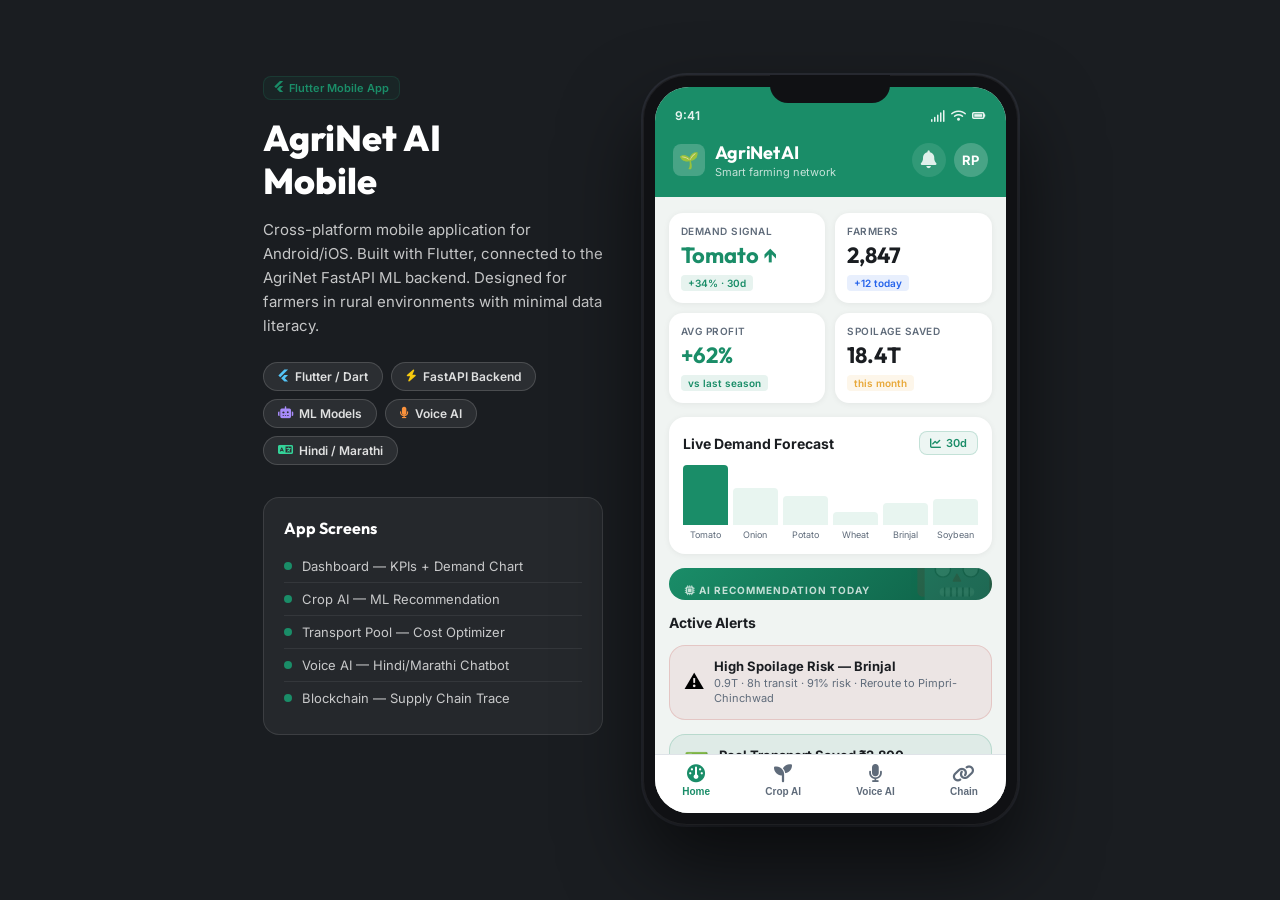
<file: mobile_app.html>
<!DOCTYPE html>
<html lang="en">
<head>
  <meta charset="UTF-8">
  <meta name="viewport" content="width=device-width, initial-scale=1.0">
  <title>AgriNet AI — Mobile App</title>
  <meta name="description" content="AgriNet AI Flutter mobile app UI for Indian farmers">
  <link rel="preconnect" href="https://fonts.googleapis.com">
  <link href="https://fonts.googleapis.com/css2?family=Inter:wght@400;500;600;700&family=Outfit:wght@600;700;800&display=swap" rel="stylesheet">
  <link rel="stylesheet" href="https://cdnjs.cloudflare.com/ajax/libs/font-awesome/6.4.0/css/all.min.css">
  <style>
    :root{
      --green:#1A8D68;--green-dark:#0E5F46;--green-light:#E8F5F0;
      --warn:#E8A838;--danger:#C14646;--info:#2563EB;
      --bg:#F0F4F2;--card:#fff;--text:#1A1D21;--sec:#5F6B7A;
      --border:#DFE3E8;--radius:16px;
    }
    *{box-sizing:border-box;margin:0;padding:0}
    body{font-family:'Inter',sans-serif;background:#1A1D21;min-height:100vh;
      display:flex;align-items:center;justify-content:center;padding:20px;}
    h1,h2,h3,.brand{font-family:'Outfit',sans-serif}

    /* === Device Frame === */
    .device-wrap{position:relative;display:flex;align-items:flex-start;gap:40px;flex-wrap:wrap;justify-content:center}
    .device{
      width:375px;height:750px;background:#101114;border-radius:44px;
      padding:12px;box-shadow:0 40px 80px rgba(0,0,0,0.6),0 0 0 2px #2a2d35,inset 0 0 0 1px rgba(255,255,255,0.06);
      position:relative;flex-shrink:0;
    }
    .notch{
      position:absolute;top:0;left:50%;transform:translateX(-50%);
      width:120px;height:28px;background:#101114;border-radius:0 0 18px 18px;z-index:10;
    }
    .screen{
      width:100%;height:100%;border-radius:34px;overflow:hidden;
      background:var(--bg);display:flex;flex-direction:column;position:relative;
    }

    /* === Status Bar === */
    .status-bar{
      height:44px;background:var(--green);display:flex;align-items:flex-end;
      justify-content:space-between;padding:0 20px 8px;flex-shrink:0;padding-top:28px;
    }
    .status-bar span{color:rgba(255,255,255,0.9);font-size:12px;font-weight:600}

    /* === App Bar === */
    .app-bar{
      background:var(--green);padding:10px 18px 18px;
      display:flex;align-items:center;justify-content:space-between;flex-shrink:0;
    }
    .app-bar .logo-row{display:flex;align-items:center;gap:10px}
    .app-bar .app-icon{width:32px;height:32px;background:rgba(255,255,255,0.2);
      border-radius:8px;display:flex;align-items:center;justify-content:center;font-size:16px}
    .app-bar .brand{color:white;font-size:18px;font-weight:700;letter-spacing:-0.3px}
    .app-bar .tagline{color:rgba(255,255,255,0.75);font-size:11px;margin-top:1px}
    .app-bar .avatar{width:34px;height:34px;border-radius:50%;background:rgba(255,255,255,0.2);
      color:white;font-size:13px;font-weight:700;display:flex;align-items:center;justify-content:center}
    .app-bar .bell-btn{color:rgba(255,255,255,0.85);font-size:18px;cursor:pointer;
      width:34px;height:34px;border-radius:50%;background:rgba(255,255,255,0.1);
      display:flex;align-items:center;justify-content:center;border:none}

    /* === Scroll Content === */
    .scroll-body{flex:1;overflow-y:auto;overflow-x:hidden;padding:16px 14px;
      display:flex;flex-direction:column;gap:14px;scrollbar-width:none}
    .scroll-body::-webkit-scrollbar{display:none}

    /* === KPI Row === */
    .kpi-row{display:grid;grid-template-columns:1fr 1fr;gap:10px}
    .kpi{background:var(--card);border-radius:14px;padding:12px;
      box-shadow:0 1px 6px rgba(0,0,0,0.06)}
    .kpi .kpi-label{font-size:10px;color:var(--sec);font-weight:600;text-transform:uppercase;letter-spacing:0.5px}
    .kpi .kpi-val{font-size:22px;font-family:'Outfit',sans-serif;font-weight:700;color:var(--text);margin:4px 0 2px}
    .kpi .kpi-badge{font-size:10px;font-weight:600;padding:2px 7px;border-radius:4px;display:inline-block}
    .badge-green{background:rgba(26,141,104,0.1);color:var(--green)}
    .badge-blue{background:rgba(37,99,235,0.1);color:var(--info)}
    .badge-warn{background:rgba(232,168,56,0.1);color:var(--warn)}

    /* === Section Header === */
    .sec-header{display:flex;align-items:center;justify-content:space-between}
    .sec-title{font-size:14px;font-weight:700;color:var(--text)}
    .sec-more{font-size:12px;color:var(--green);font-weight:600;cursor:pointer;border:none;background:none}

    /* === Crop Cards Scroll === */
    .h-scroll{display:flex;gap:10px;overflow-x:auto;scrollbar-width:none;padding-bottom:4px}
    .h-scroll::-webkit-scrollbar{display:none}
    .crop-card{
      min-width:130px;background:var(--card);border-radius:14px;padding:12px;
      box-shadow:0 1px 6px rgba(0,0,0,0.06);cursor:pointer;flex-shrink:0;
      border:1.5px solid transparent;transition:border-color 0.2s;
    }
    .crop-card:hover{border-color:var(--green)}
    .crop-card.active{border-color:var(--green);background:var(--green-light)}
    .crop-icon{font-size:24px;margin-bottom:6px}
    .crop-name{font-size:13px;font-weight:700;color:var(--text)}
    .crop-price{font-size:12px;color:var(--green);font-weight:600;margin-top:2px}
    .crop-trend{font-size:11px;color:var(--sec)}

    /* === AI Recommendation Box === */
    .ai-box{
      background:linear-gradient(135deg,var(--green),var(--green-dark));
      border-radius:var(--radius);padding:16px;color:white;position:relative;overflow:hidden;
    }
    .ai-box::before{
      content:'🤖';position:absolute;right:-10px;bottom:-10px;font-size:72px;opacity:0.12;
    }
    .ai-box .ai-label{font-size:10px;font-weight:700;text-transform:uppercase;letter-spacing:1px;opacity:0.75}
    .ai-box .ai-crop{font-size:22px;font-family:'Outfit',sans-serif;font-weight:800;margin:4px 0}
    .ai-box .ai-profit{font-size:13px;opacity:0.9}
    .ai-box .ai-conf{
      display:inline-flex;align-items:center;gap:5px;margin-top:10px;
      background:rgba(255,255,255,0.15);border-radius:20px;padding:4px 12px;font-size:12px;font-weight:600
    }
    .ai-box .ai-btn{
      margin-top:14px;background:white;color:var(--green);border:none;border-radius:10px;
      padding:9px 16px;font-size:13px;font-weight:700;cursor:pointer;
      display:flex;align-items:center;gap:6px;font-family:'Inter',sans-serif;
    }

    /* === Demand Mini Chart === */
    .mini-chart-box{background:var(--card);border-radius:var(--radius);padding:14px;box-shadow:0 1px 6px rgba(0,0,0,0.06)}
    .chart-bars{display:flex;align-items:flex-end;gap:5px;height:60px;margin-top:10px}
    .chart-bar{flex:1;background:var(--green-light);border-radius:4px 4px 0 0;transition:height 0.8s cubic-bezier(0.23,1,0.32,1)}
    .chart-bar.active{background:var(--green)}
    .chart-labels{display:flex;gap:5px;margin-top:4px}
    .chart-label{flex:1;font-size:9px;color:var(--sec);text-align:center}

    /* === Alert Box === */
    .alert-card{
      border-radius:var(--radius);padding:12px 14px;
      display:flex;align-items:center;gap:10px;
    }
    .alert-card.danger{background:rgba(193,70,70,0.08);border:1px solid rgba(193,70,70,0.2)}
    .alert-card.warn{background:rgba(232,168,56,0.08);border:1px solid rgba(232,168,56,0.2)}
    .alert-card.success{background:rgba(26,141,104,0.08);border:1px solid rgba(26,141,104,0.2)}
    .alert-icon{font-size:20px;flex-shrink:0}
    .alert-title{font-size:13px;font-weight:700;color:var(--text)}
    .alert-body{font-size:11px;color:var(--sec);margin-top:2px;line-height:1.4}

    /* === Voice Widget === */
    .voice-widget{
      background:linear-gradient(135deg,#1E1B4B,#312E81);
      border-radius:var(--radius);padding:16px;text-align:center;color:white;
    }
    .mic-ring{
      width:64px;height:64px;border-radius:50%;background:rgba(255,255,255,0.1);
      display:flex;align-items:center;justify-content:center;font-size:26px;
      margin:0 auto 10px;border:2px solid rgba(255,255,255,0.2);cursor:pointer;
      transition:all 0.2s;animation:micPulse 2s ease-in-out infinite;
    }
    @keyframes micPulse{0%,100%{box-shadow:0 0 0 0 rgba(255,255,255,0.2)}50%{box-shadow:0 0 0 12px rgba(255,255,255,0)}}
    .voice-title{font-size:14px;font-weight:700}
    .voice-sub{font-size:11px;opacity:0.7;margin-top:3px}
    .voice-bubble{
      margin-top:12px;background:rgba(255,255,255,0.1);border-radius:10px;padding:8px 12px;
      font-size:12px;text-align:left;line-height:1.5;
    }

    /* === Bottom Nav === */
    .bottom-nav{
      background:var(--card);border-top:1px solid var(--border);
      display:flex;justify-content:space-around;padding:10px 0 16px;flex-shrink:0;
    }
    .nav-item{display:flex;flex-direction:column;align-items:center;gap:3px;cursor:pointer;
      color:var(--sec);font-size:10px;font-weight:600;transition:color 0.15s;border:none;background:none;padding:0 10px}
    .nav-item.active{color:var(--green)}
    .nav-item i{font-size:18px}

    /* === Screens === */
    .screen-content{display:none}
    .screen-content.active{display:flex;flex-direction:column;flex:1;overflow:hidden}

    /* === Crop AI Screen === */
    .form-box{background:var(--card);border-radius:var(--radius);padding:14px;box-shadow:0 1px 6px rgba(0,0,0,0.06)}
    .f-label{font-size:11px;color:var(--sec);font-weight:600;margin-bottom:5px;text-transform:uppercase;letter-spacing:0.5px}
    .f-select{
      width:100%;padding:10px 12px;border:1.5px solid var(--border);border-radius:10px;
      background:var(--bg);color:var(--text);font-size:13px;font-family:'Inter',sans-serif;outline:none;
      margin-bottom:10px;appearance:none;
    }
    .f-select:focus{border-color:var(--green)}
    .run-btn{
      width:100%;background:var(--green);color:white;border:none;border-radius:12px;
      padding:13px;font-size:14px;font-weight:700;cursor:pointer;display:flex;
      align-items:center;justify-content:center;gap:8px;font-family:'Inter',sans-serif;
      box-shadow:0 4px 14px rgba(26,141,104,0.35);transition:all 0.2s;margin-top:4px;
    }
    .run-btn:disabled{opacity:0.6;cursor:not-allowed}
    .run-btn:hover:not(:disabled){background:var(--green-dark);box-shadow:0 6px 18px rgba(26,141,104,0.45)}
    .result-list{display:flex;flex-direction:column;gap:8px;margin-top:12px}
    .result-item{
      background:var(--card);border-radius:12px;padding:12px;
      display:flex;align-items:center;gap:10px;box-shadow:0 1px 6px rgba(0,0,0,0.06);
      border:1.5px solid transparent;
    }
    .result-item.top{border-color:var(--green);background:var(--green-light)}
    .result-rank{width:28px;height:28px;border-radius:8px;background:var(--green-light);
      color:var(--green);font-size:12px;font-weight:700;display:flex;align-items:center;justify-content:center;flex-shrink:0}
    .result-item.top .result-rank{background:var(--green);color:white}
    .result-crop-name{font-size:13px;font-weight:700;color:var(--text)}
    .result-profit{font-size:12px;color:var(--green);font-weight:600}
    .result-score{margin-left:auto;font-size:20px;font-family:'Outfit',sans-serif;font-weight:700;color:var(--green)}
    .conf-bar{height:4px;background:var(--border);border-radius:2px;margin-top:4px;overflow:hidden}
    .conf-fill{height:100%;background:var(--green);border-radius:2px;transition:width 0.8s}

    /* === Spinner === */
    @keyframes spin{to{transform:rotate(360deg)}}
    .fa-spin{animation:spin 0.8s linear infinite}

    /* === Panel labels === */
    .panel-label{
      background:rgba(26,141,104,0.08);border:1px solid rgba(26,141,104,0.2);
      border-radius:8px;padding:4px 10px;font-size:11px;color:var(--green);font-weight:600;
      display:inline-flex;align-items:center;gap:5px;
    }

    /* === Side Info === */
    .side-info{color:white;max-width:340px}
    .side-info h1{font-size:36px;font-weight:800;line-height:1.2;margin-bottom:16px}
    .side-info p{font-size:15px;opacity:0.75;line-height:1.6;margin-bottom:24px}
    .tech-tags{display:flex;flex-wrap:wrap;gap:8px}
    .tech-tag{
      background:rgba(255,255,255,0.08);border:1px solid rgba(255,255,255,0.15);
      border-radius:20px;padding:6px 14px;font-size:12px;font-weight:600;
      color:rgba(255,255,255,0.85);display:flex;align-items:center;gap:6px;
    }
    .screens-note{
      margin-top:32px;background:rgba(255,255,255,0.05);border:1px solid rgba(255,255,255,0.1);
      border-radius:16px;padding:20px;
    }
    .screens-note h3{font-size:16px;font-weight:700;color:white;margin-bottom:12px}
    .screen-item{display:flex;align-items:center;gap:10px;padding:8px 0;border-bottom:1px solid rgba(255,255,255,0.07)}
    .screen-item:last-child{border-bottom:none}
    .screen-dot{width:8px;height:8px;border-radius:50%;background:var(--green);flex-shrink:0}
    .screen-item span{font-size:13px;color:rgba(255,255,255,0.75)}
  </style>
</head>
<body>

<div class="device-wrap">
  <!-- Left: Info Panel -->
  <div class="side-info">
    <div class="panel-label"><i class="fa-brands fa-flutter"></i> Flutter Mobile App</div>
    <h1 style="margin-top:16px">AgriNet AI<br>Mobile</h1>
    <p>Cross-platform mobile application for Android/iOS. Built with Flutter, connected to the AgriNet FastAPI ML backend. Designed for farmers in rural environments with minimal data literacy.</p>
    <div class="tech-tags">
      <div class="tech-tag"><i class="fa-brands fa-flutter" style="color:#54C5F8"></i> Flutter / Dart</div>
      <div class="tech-tag"><i class="fa-solid fa-bolt" style="color:#F6C90E"></i> FastAPI Backend</div>
      <div class="tech-tag"><i class="fa-solid fa-robot" style="color:#A78BFA"></i> ML Models</div>
      <div class="tech-tag"><i class="fa-solid fa-microphone" style="color:#FB923C"></i> Voice AI</div>
      <div class="tech-tag"><i class="fa-solid fa-language" style="color:#34D399"></i> Hindi / Marathi</div>
    </div>
    <div class="screens-note">
      <h3>App Screens</h3>
      <div class="screen-item"><div class="screen-dot"></div><span>Dashboard — KPIs + Demand Chart</span></div>
      <div class="screen-item"><div class="screen-dot"></div><span>Crop AI — ML Recommendation</span></div>
      <div class="screen-item"><div class="screen-dot"></div><span>Transport Pool — Cost Optimizer</span></div>
      <div class="screen-item"><div class="screen-dot"></div><span>Voice AI — Hindi/Marathi Chatbot</span></div>
      <div class="screen-item"><div class="screen-dot"></div><span>Blockchain — Supply Chain Trace</span></div>
    </div>
  </div>

  <!-- Right: Device Frame -->
  <div class="device">
    <div class="notch"></div>
    <div class="screen">

      <!-- Status Bar -->
      <div class="status-bar">
        <span>9:41</span>
        <span><i class="fa-solid fa-signal"></i> &nbsp;<i class="fa-solid fa-wifi"></i> &nbsp;<i class="fa-solid fa-battery-full"></i></span>
      </div>

      <!-- App Bar -->
      <div class="app-bar">
        <div class="logo-row">
          <div class="app-icon">🌱</div>
          <div>
            <div class="brand">AgriNet AI</div>
            <div class="tagline">Smart farming network</div>
          </div>
        </div>
        <div style="display:flex;gap:8px">
          <button class="bell-btn"><i class="fa-solid fa-bell"></i></button>
          <div class="avatar">RP</div>
        </div>
      </div>

      <!-- Screen: Dashboard -->
      <div class="screen-content active" id="sc-dashboard">
        <div class="scroll-body">
          <!-- KPIs -->
          <div class="kpi-row">
            <div class="kpi">
              <div class="kpi-label">Demand Signal</div>
              <div class="kpi-val" style="color:var(--green)">Tomato ↑</div>
              <div class="kpi-badge badge-green">+34% · 30d</div>
            </div>
            <div class="kpi">
              <div class="kpi-label">Farmers</div>
              <div class="kpi-val" id="m-counter">2,847</div>
              <div class="kpi-badge badge-blue">+12 today</div>
            </div>
            <div class="kpi">
              <div class="kpi-label">Avg Profit</div>
              <div class="kpi-val" style="color:var(--green)">+62%</div>
              <div class="kpi-badge badge-green">vs last season</div>
            </div>
            <div class="kpi">
              <div class="kpi-label">Spoilage Saved</div>
              <div class="kpi-val">18.4T</div>
              <div class="kpi-badge badge-warn">this month</div>
            </div>
          </div>

          <!-- Demand Chart -->
          <div class="mini-chart-box">
            <div class="sec-header">
              <div class="sec-title">Live Demand Forecast</div>
              <div class="panel-label"><i class="fa-solid fa-chart-line"></i> 30d</div>
            </div>
            <div class="chart-bars" id="m-chart"></div>
            <div class="chart-labels">
              <div class="chart-label">Tomato</div>
              <div class="chart-label">Onion</div>
              <div class="chart-label">Potato</div>
              <div class="chart-label">Wheat</div>
              <div class="chart-label">Brinjal</div>
              <div class="chart-label">Soybean</div>
            </div>
          </div>

          <!-- AI Recommendation -->
          <div class="ai-box">
            <div class="ai-label"><i class="fa-solid fa-microchip"></i> AI Recommendation Today</div>
            <div class="ai-crop">Tomato</div>
            <div class="ai-profit">Est. Profit: ₹61,000/acre · Black soil match</div>
            <div class="ai-conf"><i class="fa-solid fa-circle-check"></i> 92% Confidence</div>
            <button class="ai-btn" onclick="mobileNav('crop')"><i class="fa-solid fa-flask"></i> Re-run AI Analysis</button>
          </div>

          <!-- Spoilage Alert -->
          <div class="sec-header"><div class="sec-title">Active Alerts</div></div>
          <div class="alert-card danger">
            <div class="alert-icon">⚠️</div>
            <div>
              <div class="alert-title">High Spoilage Risk — Brinjal</div>
              <div class="alert-body">0.9T · 8h transit · 91% risk · Reroute to Pimpri-Chinchwad</div>
            </div>
          </div>
          <div class="alert-card success">
            <div class="alert-icon">✅</div>
            <div>
              <div class="alert-title">Pool Transport Saved ₹2,800</div>
              <div class="alert-body">4 farmers pooled · Nashik to Pune APMC today</div>
            </div>
          </div>

          <!-- Crop Scroll -->
          <div class="sec-header">
            <div class="sec-title">Mandi Prices Today</div>
            <button class="sec-more">See all</button>
          </div>
          <div class="h-scroll">
            <div class="crop-card active">
              <div class="crop-icon">🍅</div>
              <div class="crop-name">Tomato</div>
              <div class="crop-price">₹22/kg</div>
              <div class="crop-trend" style="color:var(--green)">↑ +12%</div>
            </div>
            <div class="crop-card">
              <div class="crop-icon">🧅</div>
              <div class="crop-name">Onion</div>
              <div class="crop-price">₹18/kg</div>
              <div class="crop-trend" style="color:var(--warn)">↗ +4%</div>
            </div>
            <div class="crop-card">
              <div class="crop-icon">🥔</div>
              <div class="crop-name">Potato</div>
              <div class="crop-price">₹14/kg</div>
              <div class="crop-trend" style="color:var(--sec)">→ Stable</div>
            </div>
            <div class="crop-card">
              <div class="crop-icon">🌾</div>
              <div class="crop-name">Wheat</div>
              <div class="crop-price">₹22/kg</div>
              <div class="crop-trend" style="color:var(--sec)">→ Stable</div>
            </div>
            <div class="crop-card">
              <div class="crop-icon">🍆</div>
              <div class="crop-name">Brinjal</div>
              <div class="crop-price">₹16/kg</div>
              <div class="crop-trend" style="color:var(--green)">↑ +8%</div>
            </div>
          </div>
        </div>
      </div>

      <!-- Screen: Crop AI -->
      <div class="screen-content" id="sc-crop">
        <div class="scroll-body">
          <div style="text-align:center;padding:4px 0 8px">
            <div class="sec-title" style="font-size:16px">🤖 AI Crop Recommendation</div>
            <div style="font-size:12px;color:var(--sec);margin-top:3px">Random Forest · sklearn</div>
          </div>
          <div class="form-box">
            <div class="f-label">Soil Type</div>
            <select class="f-select" id="m-soil">
              <option value="">Select soil…</option>
              <option value="black">Black cotton</option>
              <option value="red">Red laterite</option>
              <option value="alluvial">Alluvial</option>
              <option value="sandy">Sandy</option>
              <option value="clay">Clay</option>
            </select>
            <div class="f-label">Water Availability</div>
            <select class="f-select" id="m-water">
              <option value="">Select water level…</option>
              <option value="low">Low (rainfed)</option>
              <option value="medium">Medium (borewell)</option>
              <option value="high">High (canal)</option>
            </select>
            <div class="f-label">Land Size</div>
            <select class="f-select" id="m-land">
              <option value="">Select area…</option>
              <option value="small">1–2 acres</option>
              <option value="medium">2–5 acres</option>
              <option value="large">5+ acres</option>
            </select>
            <div class="f-label">Season</div>
            <select class="f-select" id="m-season">
              <option value="kharif">Kharif (June–Oct)</option>
              <option value="rabi">Rabi (Nov–Mar)</option>
              <option value="zaid">Zaid (Mar–Jun)</option>
            </select>
            <button class="run-btn" id="m-run-btn" onclick="mobileRunAI()">
              <i class="fa-solid fa-microchip"></i> Run AI Analysis
            </button>
          </div>
          <div id="m-results" class="result-list" style="display:none"></div>
          <div id="m-ai-note" style="display:none;font-size:11px;color:var(--sec);background:var(--green-light);border-radius:10px;padding:10px 12px;border:1px solid rgba(26,141,104,0.15);line-height:1.5"></div>
        </div>
      </div>

      <!-- Screen: Voice -->
      <div class="screen-content" id="sc-voice">
        <div class="scroll-body">
          <div class="voice-widget">
            <div class="mic-ring" id="m-mic" onclick="mobileToggleMic()">🎤</div>
            <div class="voice-title">Voice AI Interface</div>
            <div class="voice-sub">Tap mic and speak in Hindi, Marathi or English</div>
            <div class="voice-bubble" id="m-voice-bubble">
              <b style="font-size:10px;opacity:0.7">FARMER:</b><br>
              "Kal kya bechna chahiye?"
            </div>
            <div class="voice-bubble" style="margin-top:8px;background:rgba(255,255,255,0.05)">
              <b style="font-size:10px;opacity:0.7">AGRINET AI:</b><br>
              "Kal tamatar becho — Pune mandi mein demand zyada hai. Bhav ₹22–₹25/kg milega!"
            </div>
          </div>
          <div style="margin-top:4px">
            <div class="sec-title" style="margin-bottom:10px">Quick Questions</div>
            <div style="display:flex;flex-direction:column;gap:6px">
              <div onclick="mobileQuickQ('What crop should I plant?')" style="background:var(--card);border-radius:10px;padding:10px 14px;font-size:12px;font-weight:600;color:var(--text);cursor:pointer;display:flex;align-items:center;gap:8px;box-shadow:0 1px 6px rgba(0,0,0,0.06)">
                <span style="color:var(--green)">💬</span> What crop should I plant?
              </div>
              <div onclick="mobileQuickQ('What is the mandi price today?')" style="background:var(--card);border-radius:10px;padding:10px 14px;font-size:12px;font-weight:600;color:var(--text);cursor:pointer;display:flex;align-items:center;gap:8px;box-shadow:0 1px 6px rgba(0,0,0,0.06)">
                <span style="color:var(--warn)">💬</span> Mandi price kya hai aaj?
              </div>
              <div onclick="mobileQuickQ('Transport pooling cost?')" style="background:var(--card);border-radius:10px;padding:10px 14px;font-size:12px;font-weight:600;color:var(--text);cursor:pointer;display:flex;align-items:center;gap:8px;box-shadow:0 1px 6px rgba(0,0,0,0.06)">
                <span style="color:var(--info)">💬</span> Transport ka kharcha kitna?
              </div>
            </div>
          </div>
          <div id="m-voice-answer" style="display:none;background:var(--card);border-radius:12px;padding:12px;box-shadow:0 1px 6px rgba(0,0,0,0.06);border-left:3px solid var(--green)">
            <div style="font-size:10px;color:var(--green);font-weight:700;text-transform:uppercase;margin-bottom:6px">AI Response</div>
            <div id="m-voice-text" style="font-size:13px;color:var(--text);line-height:1.5"></div>
          </div>
        </div>
      </div>

      <!-- Screen: Blockchain -->
      <div class="screen-content" id="sc-blockchain">
        <div class="scroll-body">
          <div class="sec-title">Supply Chain Trace</div>
          <div style="font-size:11px;color:var(--sec);margin-bottom:12px">Shipment #TN-2024-8821 · Tomato · Nashik → Pune</div>
          <div class="alert-card success" style="margin-bottom:12px">
            <div class="alert-icon">🔗</div>
            <div>
              <div class="alert-title">All 4 checkpoints verified</div>
              <div class="alert-body">Immutable blockchain records — no tampering detected</div>
            </div>
          </div>
          <!-- Timeline -->
          <div style="display:flex;flex-direction:column;gap:0;position:relative;padding-left:28px">
            <div style="position:absolute;left:9px;top:8px;bottom:8px;width:2px;background:var(--green);border-radius:2px"></div>
            <div id="bc-steps"></div>
          </div>
          <div class="alert-card danger" style="margin-top:12px">
            <div class="alert-icon">🚨</div>
            <div>
              <div class="alert-title">Fraud Flagged — #ON-8810</div>
              <div class="alert-body">Weight mismatch: Declared 1.8T · Arrived 1.4T</div>
            </div>
          </div>
        </div>
      </div>

      <!-- Bottom Nav -->
      <div class="bottom-nav">
        <button class="nav-item active" id="mnav-dashboard" onclick="mobileNav('dashboard')">
          <i class="fa-solid fa-gauge"></i>Home
        </button>
        <button class="nav-item" id="mnav-crop" onclick="mobileNav('crop')">
          <i class="fa-solid fa-seedling"></i>Crop AI
        </button>
        <button class="nav-item" id="mnav-voice" onclick="mobileNav('voice')">
          <i class="fa-solid fa-microphone"></i>Voice AI
        </button>
        <button class="nav-item" id="mnav-blockchain" onclick="mobileNav('blockchain')">
          <i class="fa-solid fa-link"></i>Chain
        </button>
      </div>
    </div>
  </div>
</div>

<script>
// ===== Navigation =====
function mobileNav(tab) {
  document.querySelectorAll('.screen-content').forEach(s => s.classList.remove('active'));
  document.querySelectorAll('.nav-item').forEach(n => n.classList.remove('active'));
  document.getElementById('sc-' + tab).classList.add('active');
  document.getElementById('mnav-' + tab).classList.add('active');
}

// ===== Chart =====
function buildChart() {
  const data = [87, 54, 43, 18, 31, 38];
  const max = Math.max(...data);
  const container = document.getElementById('m-chart');
  container.innerHTML = data.map((v, i) => {
    const h = Math.round((v / max) * 100);
    return `<div class="chart-bar ${i === 0 ? 'active' : ''}" style="height:${h}%" data-h="${h}"></div>`;
  }).join('');
  // Animate
  setTimeout(() => {
    document.querySelectorAll('.chart-bar').forEach(b => {
      b.style.height = b.getAttribute('data-h') + '%';
    });
  }, 100);
}

// ===== Blockchain Steps =====
const BC_STEPS = [
  {icon: '🌾', title: 'Farm recorded', sub: 'Raju Patil · Nashik · 2024-11-01 06:12', hash: '0xa3f9…c142'},
  {icon: '⚖️', title: 'Weighed & graded', sub: '2.4T · Grade A · 08:30', hash: '0xb72d…f381'},
  {icon: '🚛', title: 'Transport dispatched', sub: 'Truck MH-15-AB-4421 · 09:00', hash: '0xc91e…2a07'},
  {icon: '🏪', title: 'Arrived at mandi', sub: 'Pune APMC · ₹22/kg · 14:45', hash: '0xd44a…9b53'},
];
function buildBCSteps() {
  const cont = document.getElementById('bc-steps');
  cont.innerHTML = BC_STEPS.map(s => `
    <div style="position:relative;margin-bottom:18px">
      <div style="position:absolute;left:-22px;top:4px;width:12px;height:12px;border-radius:50%;background:var(--green);border:2px solid white;z-index:1"></div>
      <div style="background:var(--card);border-radius:10px;padding:10px 12px;box-shadow:0 1px 6px rgba(0,0,0,0.06)">
        <div style="font-size:13px;font-weight:700;color:var(--text);display:flex;align-items:center;gap:6px">
          ${s.icon} ${s.title}
          <span style="font-size:10px;background:rgba(26,141,104,0.08);color:var(--green);padding:2px 6px;border-radius:4px;font-weight:600;margin-left:auto">✓ Verified</span>
        </div>
        <div style="font-size:11px;color:var(--sec);margin-top:3px">${s.sub}</div>
        <code style="font-size:10px;color:var(--green);background:var(--green-light);padding:2px 6px;border-radius:3px;margin-top:4px;display:inline-block">${s.hash}</code>
      </div>
    </div>
  `).join('');
}

// ===== Crop AI =====
const ML_FALLBACK = {
  black_medium: [{crop:'Tomato',score:9.2,profit:'₹61,000',confidence:92},{crop:'Soybean',score:7.8,profit:'₹45,000',confidence:68},{crop:'Onion',score:6.5,profit:'₹41,000',confidence:54}],
  red_high: [{crop:'Brinjal',score:8.8,profit:'₹48,000',confidence:88},{crop:'Potato',score:7.1,profit:'₹52,000',confidence:65},{crop:'Onion',score:5.8,profit:'₹41,000',confidence:45}],
  alluvial_high: [{crop:'Potato',score:9.1,profit:'₹52,000',confidence:91},{crop:'Wheat',score:7.8,profit:'₹35,000',confidence:73},{crop:'Tomato',score:7.2,profit:'₹61,000',confidence:66}],
};

async function mobileRunAI() {
  const soil = document.getElementById('m-soil').value;
  const water = document.getElementById('m-water').value;
  const land  = document.getElementById('m-land').value;
  const season = document.getElementById('m-season').value;

  if (!soil || !water || !land) {
    document.getElementById('m-run-btn').style.background = '#C14646';
    setTimeout(() => document.getElementById('m-run-btn').style.background = '', 600);
    return;
  }

  const btn = document.getElementById('m-run-btn');
  btn.innerHTML = '<i class="fa-solid fa-spinner fa-spin"></i> Running AI…';
  btn.disabled = true;

  await new Promise(r => setTimeout(r, 1600));

  // Try FastAPI direct, then fallback
  let results = null;
  let note = '';
  try {
    const resp = await fetch('http://localhost:8000/api/ml/crop-recommend', {
      method: 'POST',
      headers: {'Content-Type': 'application/json'},
      body: JSON.stringify({soil, water, land, season, region: 'Nashik'})
    });
    const data = await resp.json();
    results = data.results;
    note = data.supply_balance_note || '';
  } catch {
    // Fallback
    const key = `${soil}_${water}`;
    results = ML_FALLBACK[key] || ML_FALLBACK['black_medium'];
    note = `AI Supply Balancer: ${results[0].crop} demand is currently underserved. Recommended crop aligns with regional market gaps.`;
  }

  const listEl = document.getElementById('m-results');
  listEl.style.display = 'flex';
  listEl.innerHTML = results.map((r, i) => `
    <div class="result-item ${i===0?'top':''}">
      <div class="result-rank">${i===0?'#1':`#${i+1}`}</div>
      <div style="flex:1">
        <div class="result-crop-name">${r.crop}</div>
        <div class="result-profit">${r.profit || '—'} /acre</div>
        <div class="conf-bar" style="margin-top:6px"><div class="conf-fill" style="width:${r.confidence||r.score*10}%"></div></div>
      </div>
      <div class="result-score">${(r.score||0).toFixed(1)}</div>
    </div>
  `).join('');

  if (note) {
    const noteEl = document.getElementById('m-ai-note');
    noteEl.textContent = '🤖 ' + note;
    noteEl.style.display = 'block';
  }

  btn.innerHTML = '<i class="fa-solid fa-microchip"></i> Run AI Analysis';
  btn.disabled = false;
}

// ===== Voice =====
const VOICE_ANSWERS = [
  "Kal tamatar becho — Pune mandi mein demand zyada hai. Bhav ₹22–25/kg milega. Pyaaz 5 din baad behtar rahega.",
  "Aapke khet mein kali mitti hai aur paani madhyam hai. AI kehta hai Tamatar sabse behtar hai — ₹61,000/acre kama sakte hain.",
  "Pool mein 3 aur kisaan hain aapke gaon se. Milke truck loge to sirf ₹950 lagega, akele ₹3,800 lagta.",
  "Nashik junction par cold storage mein jagah hai. ₹80/din 2 ton tak.",
  "Mausam chetawni: 3 din mein halki baarish. Pyaaz pehle kaat lein.",
];
let micActive = false;

function mobileToggleMic() {
  const mic = document.getElementById('m-mic');
  micActive = !micActive;
  if (micActive) {
    mic.style.background = 'rgba(193,70,70,0.3)';
    mic.textContent = '🔴';
    setTimeout(() => {
      micActive = false;
      mic.style.background = '';
      mic.textContent = '🎤';
      showVoiceAnswer(VOICE_ANSWERS[Math.floor(Math.random() * VOICE_ANSWERS.length)]);
    }, 2500);
  }
}

function mobileQuickQ(q) {
  showVoiceAnswer(VOICE_ANSWERS[Math.floor(Math.random() * VOICE_ANSWERS.length)]);
}

function showVoiceAnswer(text) {
  const el = document.getElementById('m-voice-answer');
  document.getElementById('m-voice-text').textContent = text;
  el.style.display = 'block';
  el.scrollIntoView({behavior: 'smooth', block: 'nearest'});
}

// ===== Init =====
buildChart();
buildBCSteps();
</script>
</body>
</html>
</file>
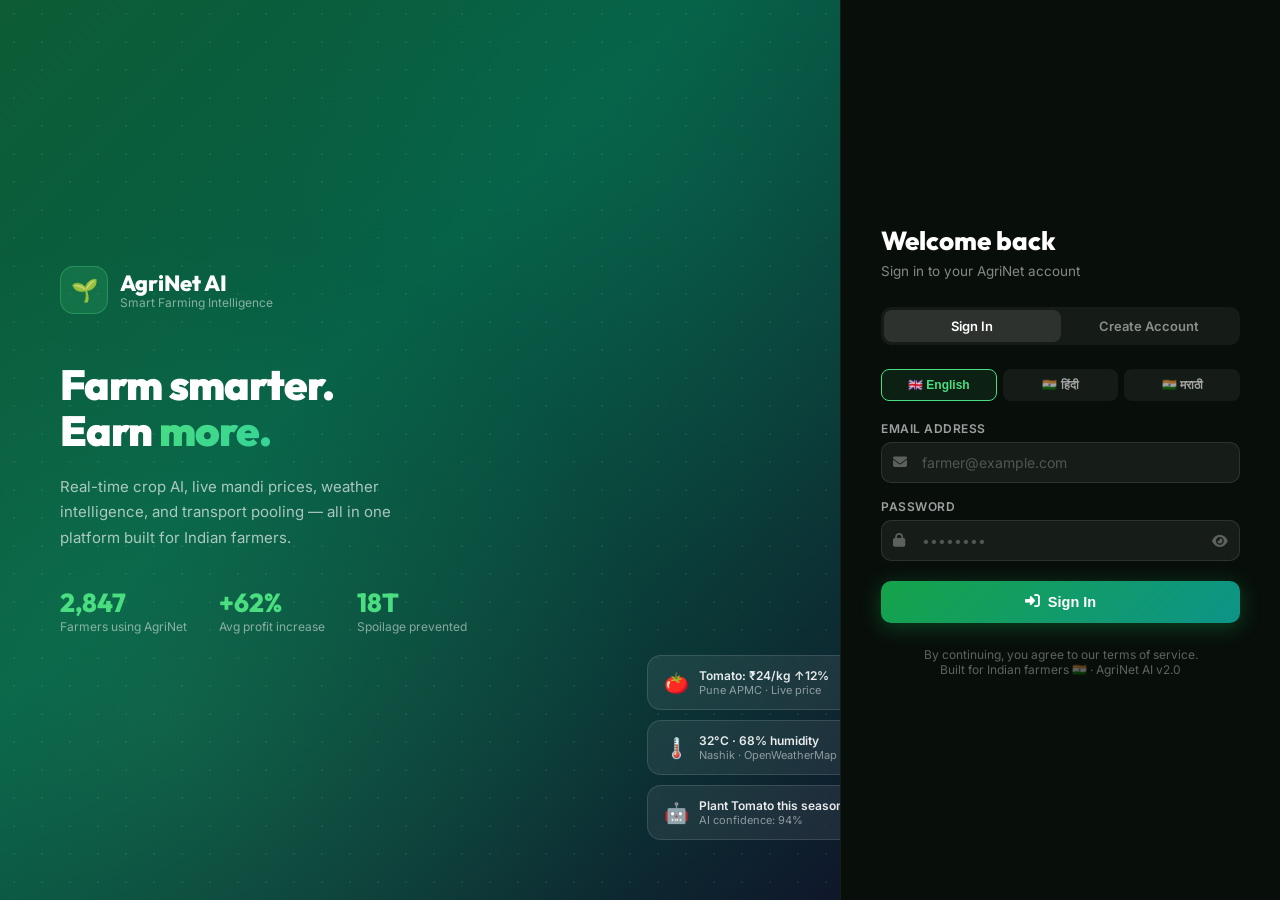
<file: frontend/login.html>
<!DOCTYPE html>
<html lang="en">
<head>
  <meta charset="UTF-8">
  <meta name="viewport" content="width=device-width, initial-scale=1.0">
  <meta name="description" content="AgriNet AI — Smart farming intelligence for Indian farmers. Crop AI, market prices, weather, and more.">
  <title>AgriNet AI — Sign In</title>
  <link rel="preconnect" href="https://fonts.googleapis.com">
  <link rel="preconnect" href="https://fonts.gstatic.com" crossorigin>
  <link href="https://fonts.googleapis.com/css2?family=Inter:wght@400;500;600;700&family=Outfit:wght@600;700;800;900&display=swap" rel="stylesheet">
  <link rel="stylesheet" href="https://cdnjs.cloudflare.com/ajax/libs/font-awesome/6.5.0/css/all.min.css">
  <style>
    *, *::before, *::after { box-sizing: border-box; margin: 0; padding: 0; }
    body {
      font-family: 'Inter', sans-serif;
      min-height: 100vh;
      display: flex;
      background: #040D07;
      color: #fff;
      overflow: hidden;
    }

    /* ── Left Panel ── */
    .hero-panel {
      flex: 1;
      position: relative;
      display: flex;
      flex-direction: column;
      justify-content: center;
      padding: 60px;
      overflow: hidden;
    }
    .hero-bg {
      position: absolute;
      inset: 0;
      background: linear-gradient(135deg, #0D5C35 0%, #065F46 40%, #0F172A 100%);
    }
    .hero-bg-art {
      position: absolute;
      inset: 0;
      background-image:
        radial-gradient(circle at 20% 80%, rgba(74,222,128,.12) 0%, transparent 50%),
        radial-gradient(circle at 80% 20%, rgba(16,185,129,.08) 0%, transparent 40%),
        radial-gradient(circle at 60% 60%, rgba(6,95,70,.15) 0%, transparent 60%);
    }
    .hero-dots {
      position: absolute;
      inset: 0;
      background-image: radial-gradient(rgba(255,255,255,.06) 1px, transparent 1px);
      background-size: 28px 28px;
    }
    .hero-content { position: relative; z-index: 2; }
    .hero-logo {
      display: flex;
      align-items: center;
      gap: 12px;
      margin-bottom: 48px;
    }
    .hero-logo-icon {
      width: 48px; height: 48px;
      background: rgba(74,222,128,.15);
      border: 1px solid rgba(74,222,128,.3);
      border-radius: 14px;
      display: flex;
      align-items: center;
      justify-content: center;
      font-size: 22px;
    }
    .hero-logo-text {
      font-family: 'Outfit', sans-serif;
      font-size: 22px;
      font-weight: 800;
      color: #fff;
    }
    .hero-logo-sub { font-size: 12px; color: rgba(255,255,255,.5); margin-top: -2px; }
    .hero-tagline {
      font-family: 'Outfit', sans-serif;
      font-size: 42px;
      font-weight: 900;
      line-height: 1.1;
      color: #fff;
      margin-bottom: 20px;
      letter-spacing: -1px;
    }
    .hero-tagline span {
      background: linear-gradient(135deg, #4ADE80, #34D399);
      -webkit-background-clip: text;
      -webkit-text-fill-color: transparent;
    }
    .hero-desc {
      font-size: 15px;
      color: rgba(255,255,255,.65);
      max-width: 380px;
      line-height: 1.7;
      margin-bottom: 40px;
    }
    .hero-stats {
      display: flex;
      gap: 32px;
    }
    .hero-stat-val {
      font-family: 'Outfit', sans-serif;
      font-size: 26px;
      font-weight: 800;
      color: #4ADE80;
      line-height: 1;
    }
    .hero-stat-label { font-size: 12px; color: rgba(255,255,255,.5); margin-top: 3px; }

    /* Floating cards */
    .hero-float-cards {
      position: absolute;
      right: -20px;
      bottom: 60px;
      display: flex;
      flex-direction: column;
      gap: 10px;
      z-index: 2;
    }
    .float-card {
      background: rgba(255,255,255,.07);
      backdrop-filter: blur(16px);
      border: 1px solid rgba(255,255,255,.12);
      border-radius: 14px;
      padding: 12px 16px;
      display: flex;
      align-items: center;
      gap: 10px;
      animation: floatAnim 3s ease-in-out infinite;
    }
    .float-card:nth-child(2) { animation-delay: 1s; }
    .float-card:nth-child(3) { animation-delay: 2s; }
    @keyframes floatAnim { 0%,100%{transform:translateY(0)} 50%{transform:translateY(-6px)} }
    .float-icon { font-size: 20px; }
    .float-title { font-size: 12px; font-weight: 600; color: rgba(255,255,255,.9); }
    .float-sub   { font-size: 11px; color: rgba(255,255,255,.5); }

    /* ── Right Panel (Login Form) ── */
    .auth-panel {
      width: 440px;
      background: #080F0B;
      border-left: 1px solid rgba(255,255,255,.06);
      display: flex;
      align-items: center;
      padding: 40px;
      position: relative;
      overflow-y: auto;
    }
    .auth-panel-inner { width: 100%; }
    .auth-title {
      font-family: 'Outfit', sans-serif;
      font-size: 26px;
      font-weight: 800;
      color: #fff;
      margin-bottom: 6px;
    }
    .auth-subtitle { font-size: 13.5px; color: rgba(255,255,255,.5); margin-bottom: 28px; }

    /* Tabs */
    .auth-tabs {
      display: flex;
      background: rgba(255,255,255,.05);
      border-radius: 10px;
      padding: 3px;
      margin-bottom: 24px;
    }
    .auth-tab {
      flex: 1;
      padding: 8px;
      border-radius: 8px;
      font-size: 13px;
      font-weight: 600;
      color: rgba(255,255,255,.5);
      cursor: pointer;
      transition: all 0.2s;
      text-align: center;
    }
    .auth-tab.active {
      background: rgba(255,255,255,.1);
      color: #fff;
    }

    /* Form */
    .form-group { margin-bottom: 16px; }
    .form-label {
      display: block;
      font-size: 12px;
      font-weight: 600;
      color: rgba(255,255,255,.6);
      text-transform: uppercase;
      letter-spacing: 0.5px;
      margin-bottom: 6px;
    }
    .form-input {
      width: 100%;
      padding: 11px 14px;
      background: rgba(255,255,255,.06);
      border: 1.5px solid rgba(255,255,255,.1);
      border-radius: 10px;
      color: #fff;
      font-size: 14px;
      font-family: inherit;
      outline: none;
      transition: all 0.2s;
    }
    .form-input:focus {
      border-color: #4ADE80;
      background: rgba(74,222,128,.06);
      box-shadow: 0 0 0 3px rgba(74,222,128,.1);
    }
    .form-input::placeholder { color: rgba(255,255,255,.25); }
    .form-input-icon-wrap { position: relative; }
    .form-input-icon-wrap .form-input { padding-left: 40px; }
    .form-input-icon {
      position: absolute;
      left: 12px;
      top: 50%;
      transform: translateY(-50%);
      color: rgba(255,255,255,.3);
      font-size: 14px;
    }
    .password-toggle {
      position: absolute;
      right: 12px;
      top: 50%;
      transform: translateY(-50%);
      color: rgba(255,255,255,.3);
      cursor: pointer;
      font-size: 14px;
    }
    .password-toggle:hover { color: rgba(255,255,255,.7); }

    /* Language select */
    .lang-row {
      display: flex;
      gap: 6px;
      margin-bottom: 20px;
    }
    .lang-btn {
      flex: 1;
      padding: 8px;
      border-radius: 8px;
      background: rgba(255,255,255,.05);
      border: 1.5px solid transparent;
      color: rgba(255,255,255,.6);
      font-size: 12px;
      font-weight: 600;
      cursor: pointer;
      transition: all 0.2s;
      text-align: center;
    }
    .lang-btn.active { border-color: #4ADE80; color: #4ADE80; background: rgba(74,222,128,.08); }
    .lang-btn:hover:not(.active) { border-color: rgba(255,255,255,.2); color: rgba(255,255,255,.8); }

    /* Submit btn */
    .auth-btn {
      width: 100%;
      padding: 13px;
      background: linear-gradient(135deg, #16A34A, #0D9488);
      color: #fff;
      border: none;
      border-radius: 10px;
      font-size: 14.5px;
      font-weight: 700;
      cursor: pointer;
      transition: all 0.2s;
      display: flex;
      align-items: center;
      justify-content: center;
      gap: 8px;
      box-shadow: 0 4px 20px rgba(22,163,74,.35);
      margin-top: 20px;
    }
    .auth-btn:hover { transform: translateY(-2px); box-shadow: 0 8px 30px rgba(22,163,74,.5); }
    .auth-btn:active { transform: translateY(0); }
    .auth-btn:disabled { opacity: 0.65; cursor: not-allowed; transform: none; }

    /* Error */
    .auth-error {
      display: none;
      align-items: center;
      gap: 8px;
      padding: 10px 14px;
      background: rgba(220,38,38,.1);
      border: 1px solid rgba(220,38,38,.25);
      border-radius: 8px;
      color: #FCA5A5;
      font-size: 13px;
      margin-top: 14px;
    }
    .auth-error.show { display: flex; }

    .auth-footer {
      margin-top: 24px;
      text-align: center;
      font-size: 12px;
      color: rgba(255,255,255,.35);
    }

    @media (max-width: 900px) {
      .hero-panel { display: none; }
      .auth-panel { width: 100%; border-left: none; }
    }
  </style>
</head>
<body>
  <!-- Hero Panel -->
  <div class="hero-panel">
    <div class="hero-bg"></div>
    <div class="hero-bg-art"></div>
    <div class="hero-dots"></div>
    <div class="hero-content">
      <div class="hero-logo">
        <div class="hero-logo-icon">🌱</div>
        <div>
          <div class="hero-logo-text">AgriNet AI</div>
          <div class="hero-logo-sub">Smart Farming Intelligence</div>
        </div>
      </div>
      <div class="hero-tagline">
        Farm smarter.<br>Earn <span>more.</span>
      </div>
      <div class="hero-desc">
        Real-time crop AI, live mandi prices, weather intelligence, and transport pooling — all in one platform built for Indian farmers.
      </div>
      <div class="hero-stats">
        <div>
          <div class="hero-stat-val">2,847</div>
          <div class="hero-stat-label">Farmers using AgriNet</div>
        </div>
        <div>
          <div class="hero-stat-val">+62%</div>
          <div class="hero-stat-label">Avg profit increase</div>
        </div>
        <div>
          <div class="hero-stat-val">18T</div>
          <div class="hero-stat-label">Spoilage prevented</div>
        </div>
      </div>
    </div>

    <!-- Floating cards -->
    <div class="hero-float-cards">
      <div class="float-card">
        <div class="float-icon">🍅</div>
        <div>
          <div class="float-title">Tomato: ₹24/kg ↑12%</div>
          <div class="float-sub">Pune APMC · Live price</div>
        </div>
      </div>
      <div class="float-card">
        <div class="float-icon">🌡️</div>
        <div>
          <div class="float-title">32°C · 68% humidity</div>
          <div class="float-sub">Nashik · OpenWeatherMap</div>
        </div>
      </div>
      <div class="float-card">
        <div class="float-icon">🤖</div>
        <div>
          <div class="float-title">Plant Tomato this season</div>
          <div class="float-sub">AI confidence: 94%</div>
        </div>
      </div>
    </div>
  </div>

  <!-- Auth Panel -->
  <div class="auth-panel">
    <div class="auth-panel-inner">
      <div class="auth-title" id="auth-title">Welcome back</div>
      <div class="auth-subtitle" id="auth-subtitle">Sign in to your AgriNet account</div>

      <!-- Tabs -->
      <div class="auth-tabs">
        <div class="auth-tab active" id="tab-login" onclick="switchTab('login')">Sign In</div>
        <div class="auth-tab" id="tab-signup" onclick="switchTab('signup')">Create Account</div>
      </div>

      <!-- Language selector -->
      <div class="lang-row">
        <button class="lang-btn active" id="lang-en" onclick="setLang('en')">🇬🇧 English</button>
        <button class="lang-btn" id="lang-hi" onclick="setLang('hi')">🇮🇳 हिंदी</button>
        <button class="lang-btn" id="lang-mr" onclick="setLang('mr')">🇮🇳 मराठी</button>
      </div>

      <!-- Login Form -->
      <form id="login-form" onsubmit="handleLogin(event)">
        <div class="form-group">
          <label class="form-label">Email address</label>
          <div class="form-input-icon-wrap">
            <i class="fa-solid fa-envelope form-input-icon"></i>
            <input type="email" class="form-input" id="login-email" placeholder="farmer@example.com" required autocomplete="email">
          </div>
        </div>
        <div class="form-group">
          <label class="form-label">Password</label>
          <div class="form-input-icon-wrap" style="position:relative;">
            <i class="fa-solid fa-lock form-input-icon"></i>
            <input type="password" class="form-input" id="login-password" placeholder="••••••••" required autocomplete="current-password">
            <span class="password-toggle" onclick="togglePwd('login-password', this)"><i class="fa-solid fa-eye"></i></span>
          </div>
        </div>
        <div class="auth-error" id="login-error">
          <i class="fa-solid fa-circle-exclamation"></i>
          <span id="login-error-msg"></span>
        </div>
        <button type="submit" class="auth-btn" id="login-btn">
          <i class="fa-solid fa-right-to-bracket"></i> Sign In
        </button>
      </form>

      <!-- Signup Form (hidden) -->
      <form id="signup-form" style="display:none;" onsubmit="handleSignup(event)">
        <div class="form-group">
          <label class="form-label">Full name</label>
          <div class="form-input-icon-wrap">
            <i class="fa-solid fa-user form-input-icon"></i>
            <input type="text" class="form-input" id="signup-name" placeholder="Raju Patil" required autocomplete="name">
          </div>
        </div>
        <div class="form-group">
          <label class="form-label">Email address</label>
          <div class="form-input-icon-wrap">
            <i class="fa-solid fa-envelope form-input-icon"></i>
            <input type="email" class="form-input" id="signup-email" placeholder="farmer@example.com" required autocomplete="email">
          </div>
        </div>
        <div class="form-group">
          <label class="form-label">Phone (optional)</label>
          <div class="form-input-icon-wrap">
            <i class="fa-solid fa-phone form-input-icon"></i>
            <input type="tel" class="form-input" id="signup-phone" placeholder="+91 98765 43210" autocomplete="tel">
          </div>
        </div>
        <div class="form-group">
          <label class="form-label">Password</label>
          <div class="form-input-icon-wrap" style="position:relative;">
            <i class="fa-solid fa-lock form-input-icon"></i>
            <input type="password" class="form-input" id="signup-password" placeholder="At least 6 characters" required autocomplete="new-password">
            <span class="password-toggle" onclick="togglePwd('signup-password', this)"><i class="fa-solid fa-eye"></i></span>
          </div>
        </div>
        <div class="auth-error" id="signup-error">
          <i class="fa-solid fa-circle-exclamation"></i>
          <span id="signup-error-msg"></span>
        </div>
        <button type="submit" class="auth-btn" id="signup-btn">
          <i class="fa-solid fa-user-plus"></i> Create Account
        </button>
      </form>

      <div class="auth-footer">
        By continuing, you agree to our terms of service.<br>
        Built for Indian farmers 🇮🇳 · AgriNet AI v2.0
      </div>
    </div>
  </div>

  <script>
    const API = '';
    let currentLang = localStorage.getItem('agrinet-lang') || 'en';

    // Redirect if already logged in
    if (localStorage.getItem('agrinet_token')) {
      window.location.href = '/app';
    }

    function switchTab(tab) {
      document.getElementById('tab-login').classList.toggle('active', tab === 'login');
      document.getElementById('tab-signup').classList.toggle('active', tab === 'signup');
      document.getElementById('login-form').style.display = tab === 'login' ? 'block' : 'none';
      document.getElementById('signup-form').style.display = tab === 'signup' ? 'block' : 'none';
      const titles = {
        en:  {login: ['Welcome back', 'Sign in to your AgriNet account'], signup: ['Create account', 'Join 2,847 farmers on AgriNet']},
        hi:  {login: ['वापस स्वागत है', 'अपने एग्रीनेट खाते में साइन इन करें'], signup: ['खाता बनाएं', 'AgriNet पर 2,847 किसानों से जुड़ें']},
        mr:  {login: ['परत आपले स्वागत', 'AgriNet खात्यात साइन इन करा'], signup: ['खाते तयार करा', 'AgriNet वर 2,847 शेतकऱ्यांमध्ये सामील व्हा']},
      };
      const t = titles[currentLang] || titles.en;
      document.getElementById('auth-title').textContent = t[tab][0];
      document.getElementById('auth-subtitle').textContent = t[tab][1];
    }

    function setLang(lang) {
      currentLang = lang;
      localStorage.setItem('agrinet-lang', lang);
      ['en','hi','mr'].forEach(l => document.getElementById('lang-'+l).classList.toggle('active', l === lang));
      // Re-apply current tab title
      const activeTab = document.getElementById('tab-login').classList.contains('active') ? 'login' : 'signup';
      switchTab(activeTab);
    }

    function togglePwd(id, btn) {
      const inp = document.getElementById(id);
      const isText = inp.type === 'text';
      inp.type = isText ? 'password' : 'text';
      btn.innerHTML = `<i class="fa-solid fa-eye${isText ? '' : '-slash'}"></i>`;
    }

    function showError(formId, msg) {
      const el = document.getElementById(formId + '-error');
      document.getElementById(formId + '-error-msg').textContent = msg;
      el.classList.add('show');
      setTimeout(() => el.classList.remove('show'), 5000);
    }

    async function handleLogin(e) {
      e.preventDefault();
      const btn = document.getElementById('login-btn');
      btn.disabled = true;
      btn.innerHTML = '<i class="fa-solid fa-spinner fa-spin"></i> Signing in…';
      try {
        const r = await fetch('/api/auth/login', {
          method: 'POST',
          headers: {'Content-Type': 'application/json'},
          body: JSON.stringify({
            email: document.getElementById('login-email').value,
            password: document.getElementById('login-password').value,
          })
        });
        const data = await r.json();
        if (!r.ok) throw new Error(data.detail || data.error || 'Login failed');
        localStorage.setItem('agrinet_token', data.token);
        localStorage.setItem('agrinet_user', JSON.stringify(data.user));
        localStorage.setItem('agrinet-lang', data.user?.language || currentLang);
        window.location.href = '/app';
      } catch (err) {
        showError('login', err.message);
        btn.disabled = false;
        btn.innerHTML = '<i class="fa-solid fa-right-to-bracket"></i> Sign In';
      }
    }

    async function handleSignup(e) {
      e.preventDefault();
      const btn = document.getElementById('signup-btn');
      btn.disabled = true;
      btn.innerHTML = '<i class="fa-solid fa-spinner fa-spin"></i> Creating account…';
      try {
        const r = await fetch('/api/auth/signup', {
          method: 'POST',
          headers: {'Content-Type': 'application/json'},
          body: JSON.stringify({
            name: document.getElementById('signup-name').value,
            email: document.getElementById('signup-email').value,
            phone: document.getElementById('signup-phone').value || '',
            password: document.getElementById('signup-password').value,
            language: currentLang,
          })
        });
        const data = await r.json();
        if (!r.ok) throw new Error(data.detail || data.error || 'Signup failed');
        localStorage.setItem('agrinet_token', data.token);
        localStorage.setItem('agrinet_user', JSON.stringify(data.user));
        localStorage.setItem('agrinet-lang', currentLang);
        window.location.href = '/app';
      } catch (err) {
        showError('signup', err.message);
        btn.disabled = false;
        btn.innerHTML = '<i class="fa-solid fa-user-plus"></i> Create Account';
      }
    }

    // Apply saved language
    setLang(currentLang);
  </script>
</body>
</html>
</file>
